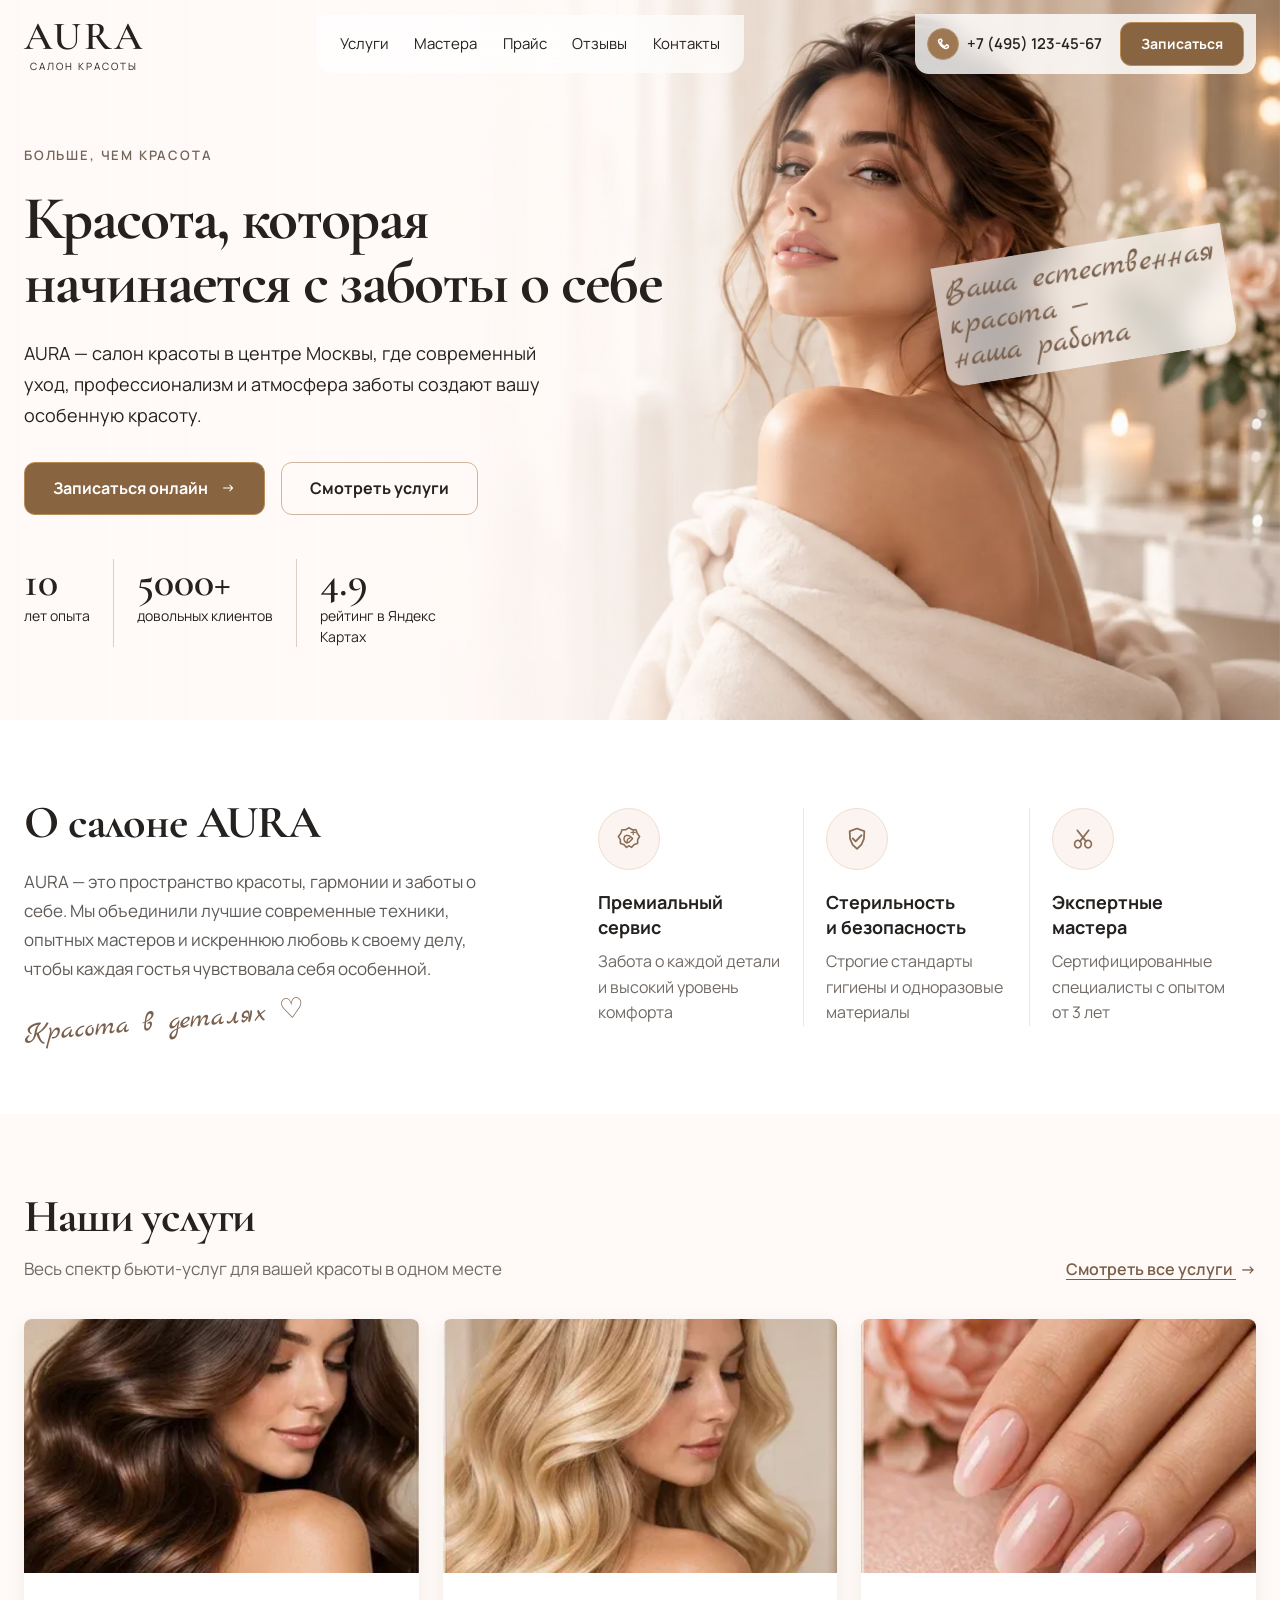
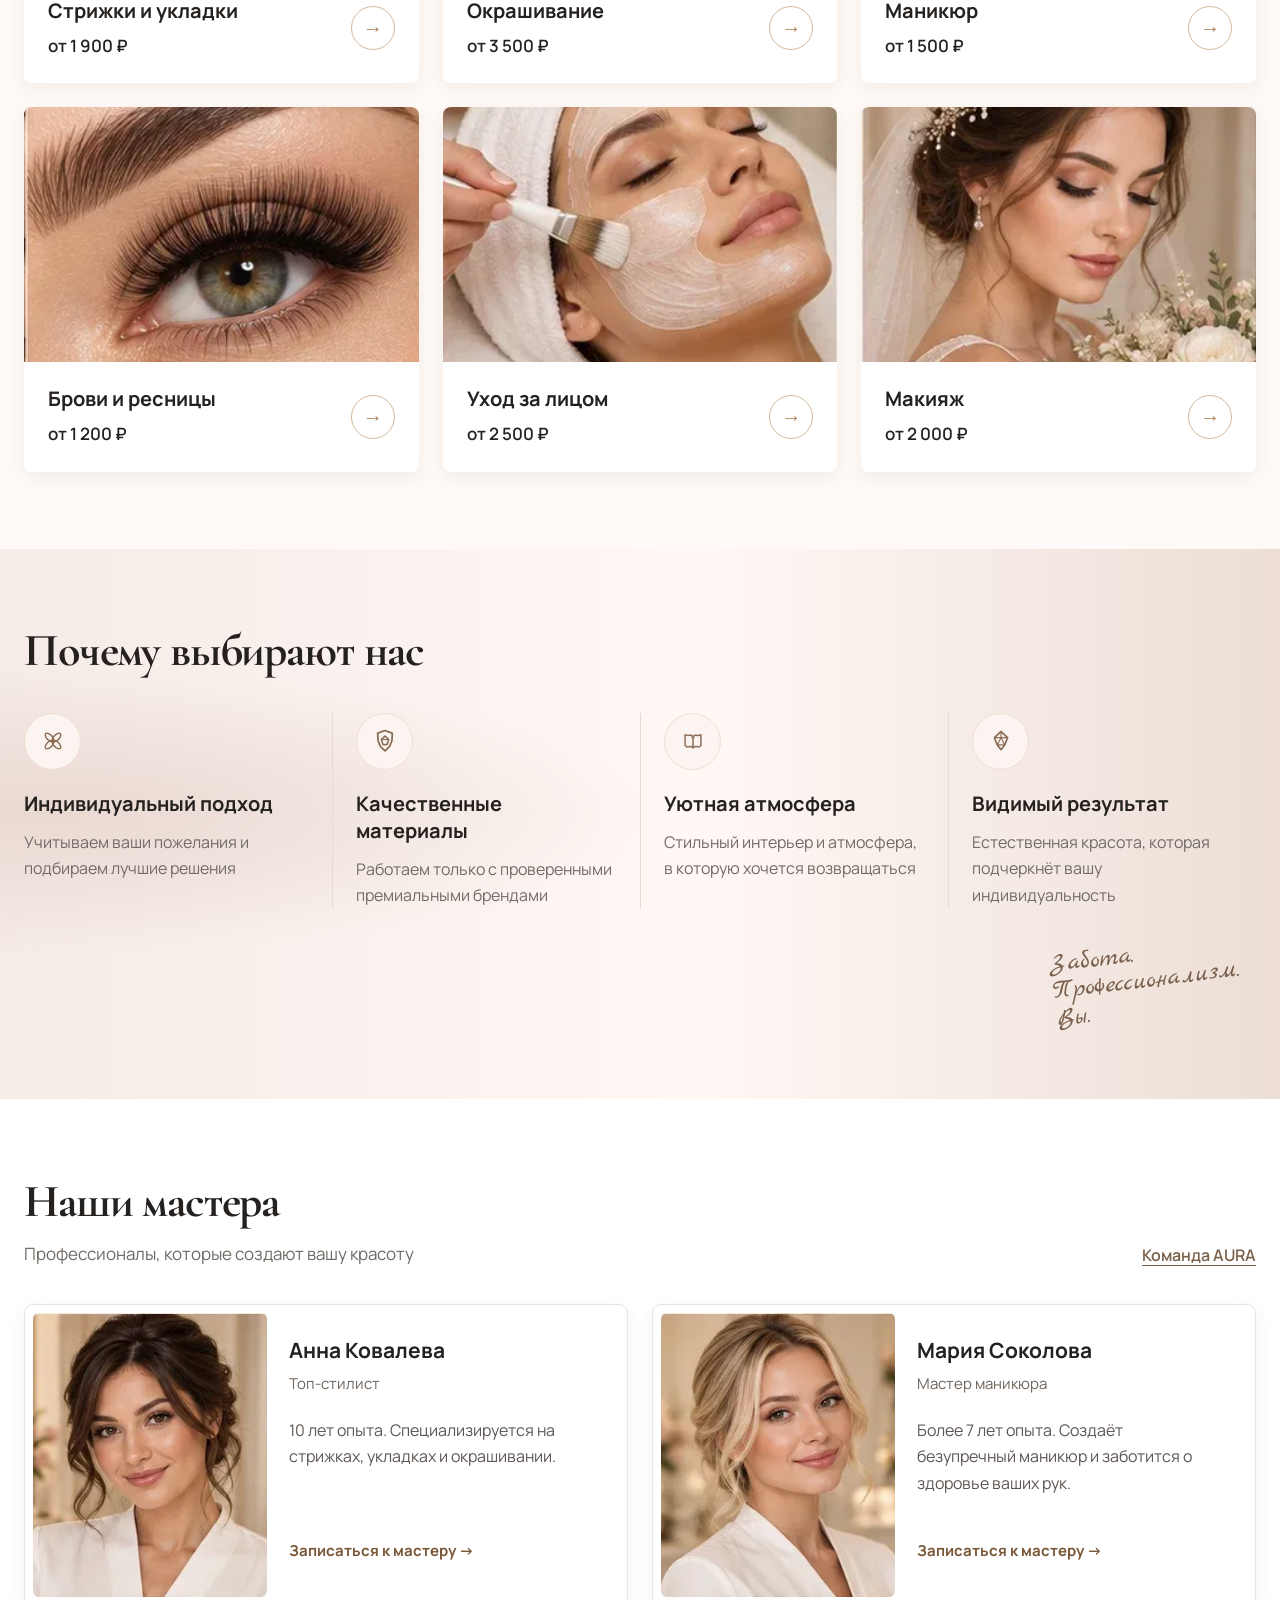
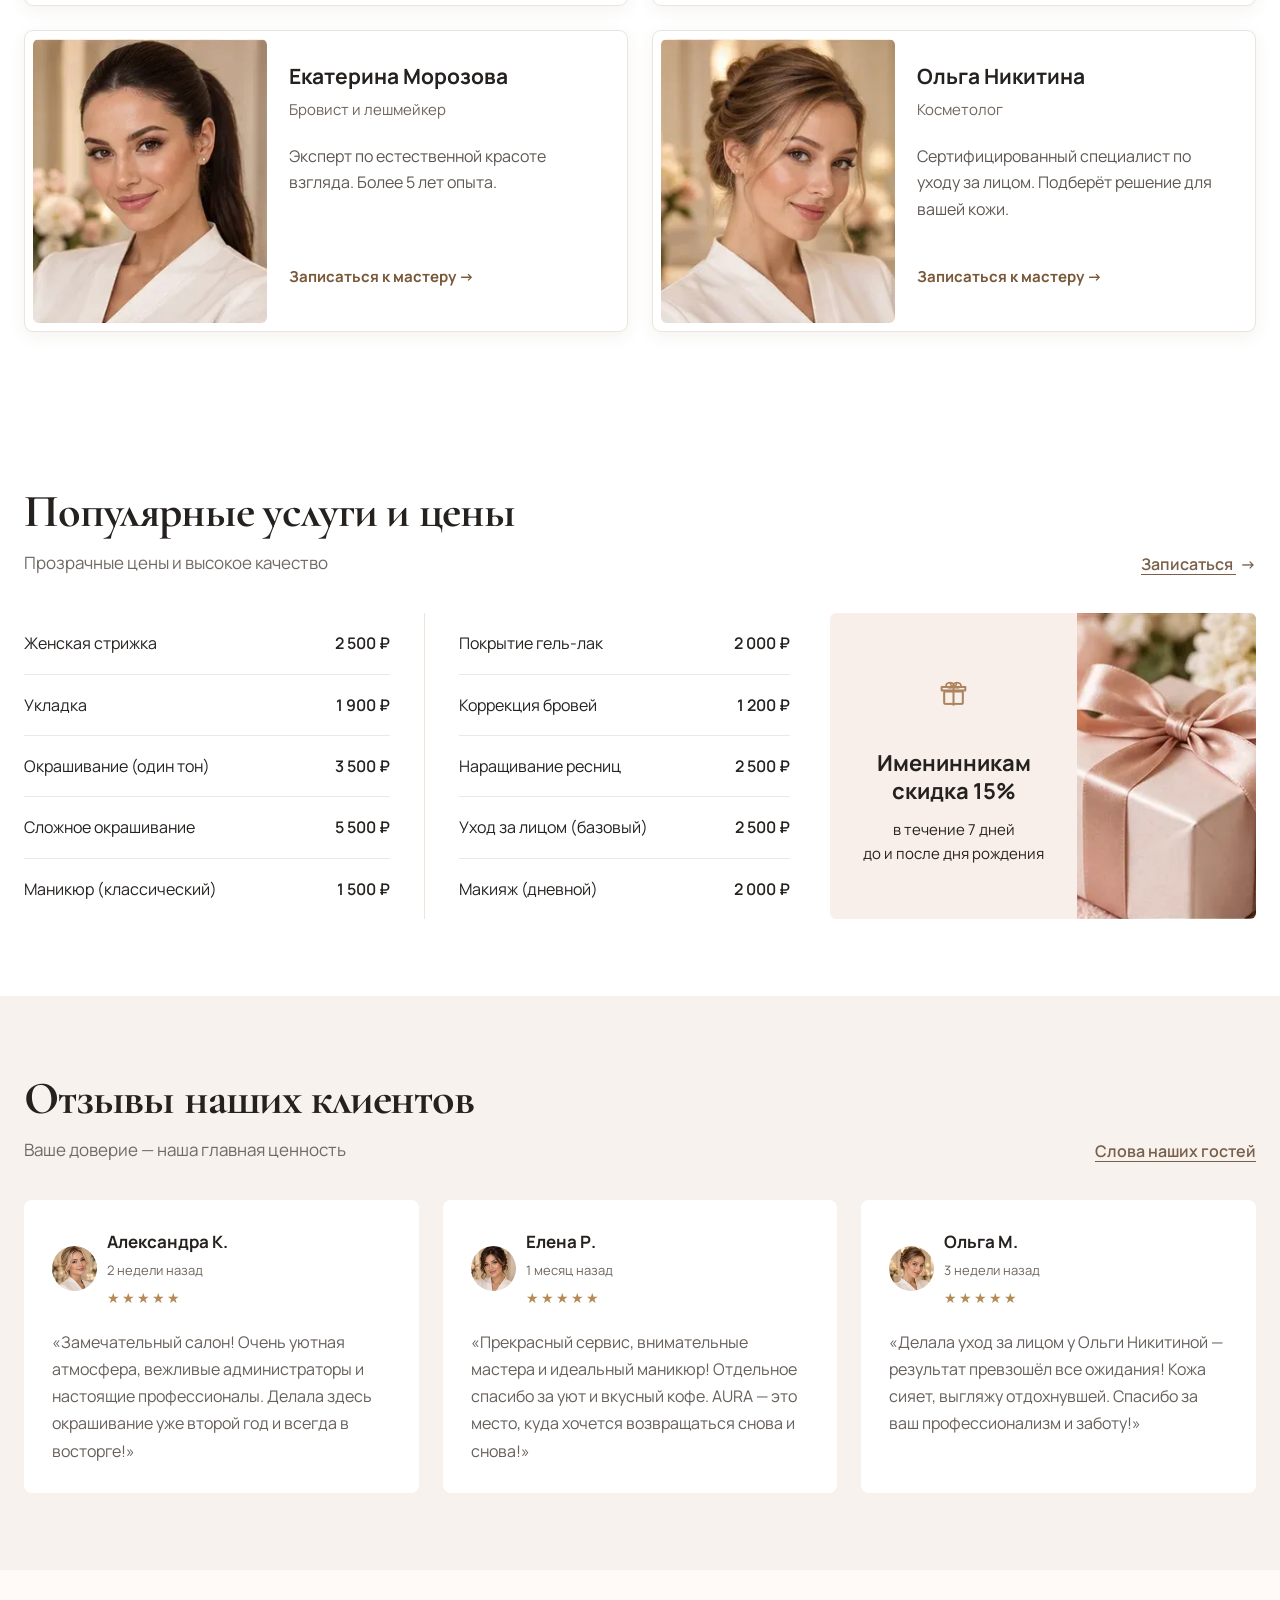
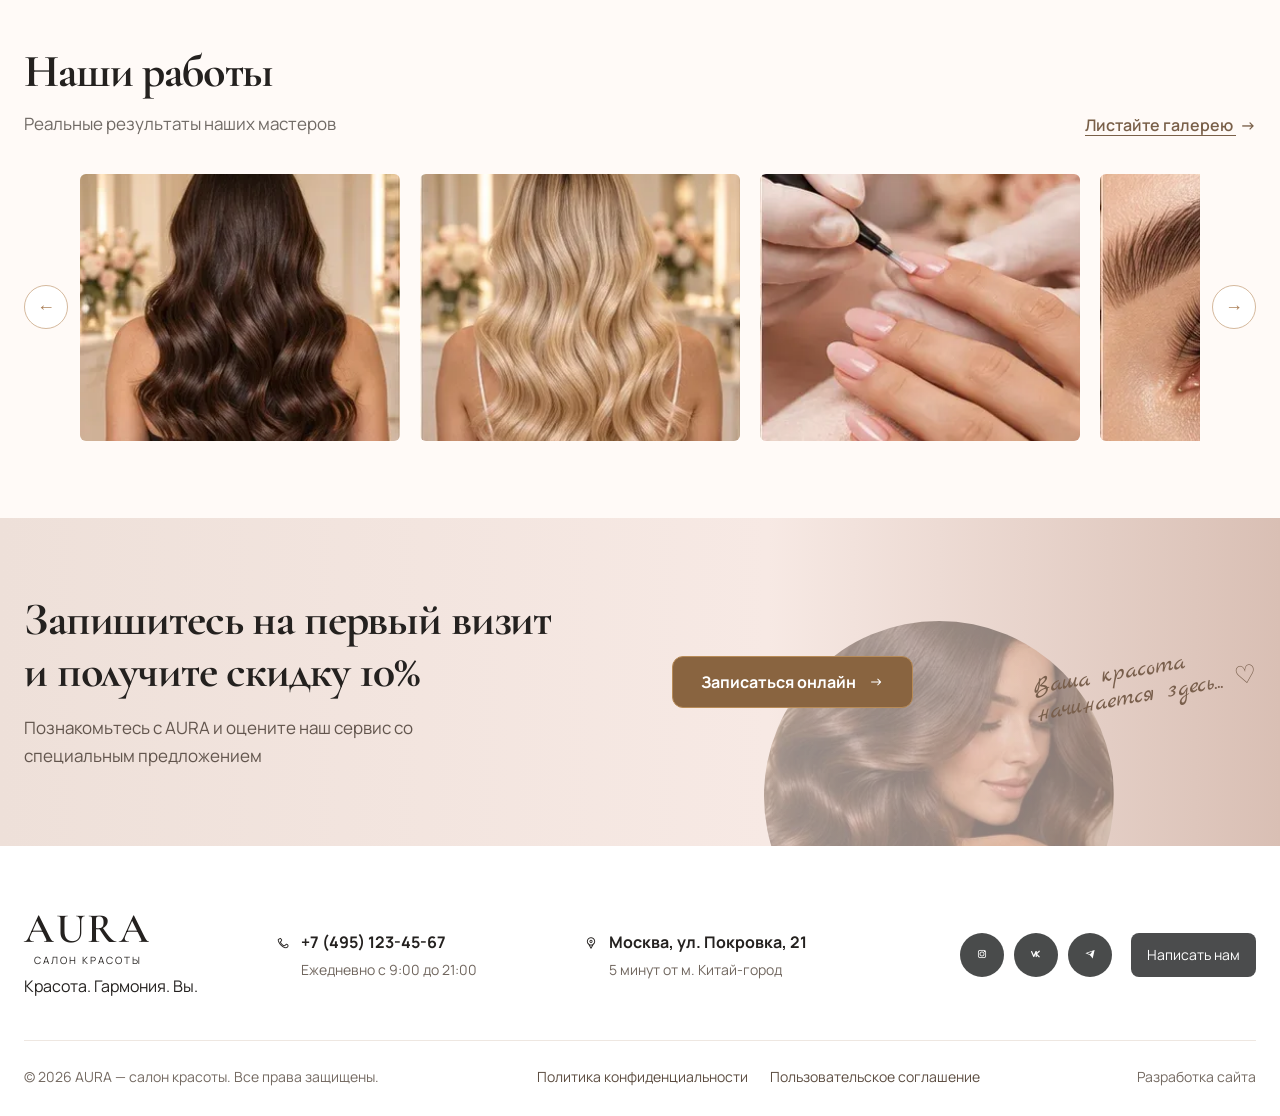
<file: index.html>
<!doctype html>
<html lang="ru">
	<head>
		<meta charset="UTF-8">
		<meta name="viewport" content="width=device-width, initial-scale=1.0">
		<link rel="preload" href="./assets/fonts/MarckScript-Regular.woff2" as="font" type="font/woff2" crossorigin="anonymous">
		<link rel="preload" href="./assets/fonts/Manrope-VariableFont_wght.woff2" as="font" type="font/woff2" crossorigin="anonymous">
		<link rel="preload" href="./assets/fonts/CormorantGaramond-VariableFont_wght.woff2" as="font" type="font/woff2" crossorigin="anonymous">
		<link rel="icon" type="image/svg+xml" href="./assets/img/favicon.svg">
		<meta name="keywords" content="салон красоты, услуги красоты, Москва, AURA">
		<meta name="description" content="AURA — салон красоты в центре Москвы. Стрижки, окрашивание, маникюр, уход за лицом и другие услуги в атмосфере заботы.">
		<title>AURA — салон красоты в Москве</title>
		<script type="module" crossorigin="" src="./js/index.min.js?v=1790769087939"></script>
		<link rel="modulepreload" crossorigin="" href="./js/main.min.js?v=1790769087939">
		<link rel="modulepreload" crossorigin="" href="./js/common.min.js?v=1790769087939">
		<link rel="stylesheet" crossorigin="" href="./css/main.min.css?v=1790769087939">
		<link rel="stylesheet" crossorigin="" href="./css/index.min.css?v=1790769087939">
	</head>
	<body>
		<div class="wrapper">
			<header data-fls-header="" class="header" id="top">
				<div class="header__container">
					<a class="header__logo logo" href="index.html" aria-label="AURA — на главную">
						<span class="logo__name">AURA</span>
						<span class="logo__caption">салон красоты</span>
					</a>
					<nav class="header__nav" id="primary-navigation" aria-label="Главная навигация">
						<a href="index.html#services">Услуги</a>
						<a href="index.html#team">Мастера</a>
						<a href="index.html#prices">Прайс</a>
						<a href="index.html#reviews">Отзывы</a>
						<a href="index.html#contacts">Контакты</a>
					</nav>
					<div class="header__actions">
						<a class="header__phone" href="tel:+74951234567" aria-label="Позвонить в AURA: +7 (495) 123-45-67">
							<span class="header__phone-icon --icon-phone" aria-hidden="true"></span>
							<span>+7 (495) 123-45-67</span>
						</a>
						<button class="button button--small" type="button" data-booking-open="">Записаться</button>
					</div>
					<button class="header__toggle" type="button" aria-label="Открыть меню" aria-controls="primary-navigation" aria-expanded="false">
						<span></span>
						<span></span>
						<span></span>
					</button>
				</div>
			</header>
			<main class="page">
				<div data-fls-index="" class="home">
					<section data-fls-hero="" class="hero" aria-labelledby="hero-title">
						<div class="hero__photo" aria-hidden="true">
							<picture>
								<source media="(max-width: 600px)" srcset="./assets/img/beautiful-woman-600.webp" type="image/webp">
								<source media="(max-width: 1200px)" srcset="./assets/img/beautiful-woman-1200.webp" type="image/webp">
								<img alt="" fetchpriority="high" src="./assets/img/beautiful-woman.webp">
							</picture>
						</div>
						<div class="hero__container">
							<div class="hero__content">
								<p class="eyebrow">Больше, чем красота</p>
								<h1 class="hero__title" id="hero-title">
									Красота, которая
									<br>
									начинается с заботы о себе
								</h1>
								<p class="hero__text">
									AURA — салон красоты в центре Москвы, где современный уход, профессионализм и атмосфера заботы создают вашу особенную красоту.
								</p>
								<div class="hero__actions">
									<button class="button --icon-arrow-right" type="button" data-booking-open="">Записаться онлайн</button>
									<a class="button button--outline" href="#services">Смотреть услуги</a>
								</div>
								<dl class="hero__stats">
									<div>
										<dt>10</dt>
										<dd>лет опыта</dd>
									</div>
									<div>
										<dt>5000+</dt>
										<dd>довольных клиентов</dd>
									</div>
									<div>
										<dt>4.9</dt>
										<dd>рейтинг в Яндекс Картах</dd>
									</div>
								</dl>
							</div>
							<p class="hero__note script">
								Ваша естественная
								<br>
								красота —
								<br>
								наша работа
							</p>
						</div>
					</section>
					<section data-fls-about="" class="about section" id="about" aria-labelledby="about-title">
						<div class="about__container">
							<div class="about__intro">
								<h2 class="section-title" id="about-title">О салоне AURA</h2>
								<p>
									AURA — это пространство красоты, гармонии и заботы о себе. Мы объединили лучшие современные техники, опытных мастеров и искреннюю любовь к своему делу, чтобы каждая гостья чувствовала себя особенной.
								</p>
								<span class="script">Красота в деталях ♡</span>
							</div>
							<div class="about__features">
								<article class="feature">
									<span class="feature__icon --icon-premium-service" aria-hidden="true"></span>
									<h3>Премиальный сервис</h3>
									<p>Забота о каждой детали и высокий уровень комфорта</p>
								</article>
								<article class="feature">
									<span class="feature__icon --icon-shield-check" aria-hidden="true"></span>
									<h3>
										Стерильность
										<br>
										и безопасность
									</h3>
									<p>Строгие стандарты гигиены и одноразовые материалы</p>
								</article>
								<article class="feature">
									<span class="feature__icon --icon-scissors" aria-hidden="true"></span>
									<h3>Экспертные мастера</h3>
									<p>Сертифицированные специалисты с опытом от 3 лет</p>
								</article>
							</div>
						</div>
					</section>
					<section data-fls-services="" class="services section" id="services" aria-labelledby="services-title">
						<div class="services__container">
							<div class="section-heading">
								<div>
									<h2 class="section-title" id="services-title">Наши услуги</h2>
									<p>Весь спектр бьюти-услуг для вашей красоты в одном месте</p>
								</div>
								<a class="text-link" href="#prices">
									Смотреть все услуги
									<span aria-hidden="true">→</span>
								</a>
							</div>
							<div class="services__grid">
								<article class="service-card">
									<picture>
										<img loading="lazy" alt="Укладка каштановых волос" src="./assets/img/service-hair.webp">
									</picture>
									<div class="service-card__body">
										<div>
											<h3>Стрижки и укладки</h3>
											<p>от 1 900 ₽</p>
										</div>
										<button type="button" class="circle-button" data-booking-open="" data-service="Стрижки и укладки" aria-label="Записаться на стрижку или укладку">→</button>
									</div>
								</article>
								<article class="service-card">
									<picture>
										<img loading="lazy" alt="Окрашенные светлые волосы" src="./assets/img/service-color.webp">
									</picture>
									<div class="service-card__body">
										<div>
											<h3>Окрашивание</h3>
											<p>от 3 500 ₽</p>
										</div>
										<button type="button" class="circle-button" data-booking-open="" data-service="Окрашивание" aria-label="Записаться на окрашивание">→</button>
									</div>
								</article>
								<article class="service-card">
									<picture>
										<img loading="lazy" alt="Нюдовый маникюр" src="./assets/img/service-nails.webp">
									</picture>
									<div class="service-card__body">
										<div>
											<h3>Маникюр</h3>
											<p>от 1 500 ₽</p>
										</div>
										<button type="button" class="circle-button" data-booking-open="" data-service="Маникюр" aria-label="Записаться на маникюр">→</button>
									</div>
								</article>
								<article class="service-card">
									<picture>
										<img loading="lazy" alt="Оформленные брови и ресницы" src="./assets/img/service-brows.webp">
									</picture>
									<div class="service-card__body">
										<div>
											<h3>Брови и ресницы</h3>
											<p>от 1 200 ₽</p>
										</div>
										<button type="button" class="circle-button" data-booking-open="" data-service="Брови и ресницы" aria-label="Записаться на оформление бровей и ресниц">→</button>
									</div>
								</article>
								<article class="service-card">
									<picture>
										<img loading="lazy" alt="Уход за кожей лица" src="./assets/img/service-face.webp">
									</picture>
									<div class="service-card__body">
										<div>
											<h3>Уход за лицом</h3>
											<p>от 2 500 ₽</p>
										</div>
										<button type="button" class="circle-button" data-booking-open="" data-service="Уход за лицом" aria-label="Записаться на уход за лицом">→</button>
									</div>
								</article>
								<article class="service-card">
									<picture>
										<img loading="lazy" alt="Профессиональный макияж" src="./assets/img/service-makeup.webp">
									</picture>
									<div class="service-card__body">
										<div>
											<h3>Макияж</h3>
											<p>от 2 000 ₽</p>
										</div>
										<button type="button" class="circle-button" data-booking-open="" data-service="Макияж" aria-label="Записаться на макияж">→</button>
									</div>
								</article>
							</div>
						</div>
					</section>
					<section data-fls-reasons="" class="reasons section" aria-labelledby="reasons-title">
						<div class="reasons__container">
							<h2 class="section-title" id="reasons-title">Почему выбирают нас</h2>
							<div class="reasons__grid">
								<article class="reason">
									<span class="reason__icon --icon-individual-approach" aria-hidden="true"></span>
									<h3>Индивидуальный подход</h3>
									<p>Учитываем ваши пожелания и подбираем лучшие решения</p>
								</article>
								<article class="reason">
									<span class="reason__icon --icon-shield-gem" aria-hidden="true"></span>
									<h3>Качественные материалы</h3>
									<p>Работаем только с проверенными премиальными брендами</p>
								</article>
								<article class="reason">
									<span class="reason__icon --icon-cozy-atmosphere" aria-hidden="true"></span>
									<h3>Уютная атмосфера</h3>
									<p>Стильный интерьер и атмосфера, в которую хочется возвращаться</p>
								</article>
								<article class="reason">
									<span class="reason__icon --icon-visible-result" aria-hidden="true"></span>
									<h3>Видимый результат</h3>
									<p>Естественная красота, которая подчеркнёт вашу индивидуальность</p>
								</article>
							</div>
							<p class="reasons__note script">
								Забота.
								<br>
								Профессионализм.
								<br>
								Вы.
							</p>
						</div>
					</section>
					<section data-fls-team="" class="team section" id="team" aria-labelledby="team-title">
						<div class="team__container">
							<div class="section-heading">
								<div>
									<h2 class="section-title" id="team-title">Наши мастера</h2>
									<p>Профессионалы, которые создают вашу красоту</p>
								</div>
								<span class="text-link">Команда AURA</span>
							</div>
							<div class="team__grid">
								<article class="master-card">
									<picture>
										<img loading="lazy" alt="Анна Ковалева" src="./assets/img/master-anna.webp">
									</picture>
									<div>
										<h3>Анна Ковалева</h3>
										<span>Топ-стилист</span>
										<p>10 лет опыта. Специализируется на стрижках, укладках и окрашивании.</p>
										<button type="button" data-booking-open="" data-service="Стрижки и укладки">Записаться к мастеру →</button>
									</div>
								</article>
								<article class="master-card">
									<picture>
										<img loading="lazy" alt="Мария Соколова" src="./assets/img/master-maria.webp">
									</picture>
									<div>
										<h3>Мария Соколова</h3>
										<span>Мастер маникюра</span>
										<p>
											Более 7 лет опыта. Создаёт безупречный маникюр и заботится о здоровье ваших рук.
										</p>
										<button type="button" data-booking-open="" data-service="Маникюр">Записаться к мастеру →</button>
									</div>
								</article>
								<article class="master-card">
									<picture>
										<img loading="lazy" alt="Екатерина Морозова" src="./assets/img/master-ekaterina.webp">
									</picture>
									<div>
										<h3>Екатерина Морозова</h3>
										<span>Бровист и лешмейкер</span>
										<p>Эксперт по естественной красоте взгляда. Более 5 лет опыта.</p>
										<button type="button" data-booking-open="" data-service="Брови и ресницы">Записаться к мастеру →</button>
									</div>
								</article>
								<article class="master-card">
									<picture>
										<img loading="lazy" alt="Ольга Никитина" src="./assets/img/master-olga.webp">
									</picture>
									<div>
										<h3>Ольга Никитина</h3>
										<span>Косметолог</span>
										<p>
											Сертифицированный специалист по уходу за лицом. Подберёт решение для вашей кожи.
										</p>
										<button type="button" data-booking-open="" data-service="Уход за лицом">Записаться к мастеру →</button>
									</div>
								</article>
							</div>
						</div>
					</section>
					<section data-fls-prices="" class="prices section" id="prices" aria-labelledby="prices-title">
						<div class="prices__container">
							<div class="section-heading">
								<div>
									<h2 class="section-title" id="prices-title">Популярные услуги и цены</h2>
									<p>Прозрачные цены и высокое качество</p>
								</div>
								<a class="text-link" href="#booking">
									Записаться
									<span aria-hidden="true">→</span>
								</a>
							</div>
							<div class="prices__layout">
								<div class="prices__lists">
									<ul class="price-list">
										<li>
											<span>Женская стрижка</span>
											<strong>2 500 ₽</strong>
										</li>
										<li>
											<span>Укладка</span>
											<strong>1 900 ₽</strong>
										</li>
										<li>
											<span>Окрашивание (один тон)</span>
											<strong>3 500 ₽</strong>
										</li>
										<li>
											<span>Сложное окрашивание</span>
											<strong>5 500 ₽</strong>
										</li>
										<li>
											<span>Маникюр (классический)</span>
											<strong>1 500 ₽</strong>
										</li>
									</ul>
									<ul class="price-list">
										<li>
											<span>Покрытие гель-лак</span>
											<strong>2 000 ₽</strong>
										</li>
										<li>
											<span>Коррекция бровей</span>
											<strong>1 200 ₽</strong>
										</li>
										<li>
											<span>Наращивание ресниц</span>
											<strong>2 500 ₽</strong>
										</li>
										<li>
											<span>Уход за лицом (базовый)</span>
											<strong>2 500 ₽</strong>
										</li>
										<li>
											<span>Макияж (дневной)</span>
											<strong>2 000 ₽</strong>
										</li>
									</ul>
								</div>
								<div class="prices__gift">
									<div class="prices__gift-copy">
										<span class="--icon-gift" aria-hidden="true"></span>
										<h3>
											Именинникам
											<br>
											скидка 15%
										</h3>
										<p>
											в течение 7 дней
											<br>
											до и после дня рождения
										</p>
									</div>
									<picture>
										<img loading="lazy" alt="Подарочная коробка с лентой" src="./assets/img/gift.webp">
									</picture>
								</div>
							</div>
						</div>
					</section>
					<section data-fls-reviews="" class="reviews section" id="reviews" aria-labelledby="reviews-title">
						<div class="reviews__container">
							<div class="section-heading">
								<div>
									<h2 class="section-title" id="reviews-title">Отзывы наших клиентов</h2>
									<p>Ваше доверие — наша главная ценность</p>
								</div>
								<span class="text-link">Слова наших гостей</span>
							</div>
							<div class="reviews__grid">
								<blockquote class="review">
									<div class="review__author">
										<picture>
											<img loading="lazy" alt="" src="./assets/img/master-maria.webp">
										</picture>
										<div>
											<strong>Александра К.</strong>
											<small>2 недели назад</small>
											<span aria-label="5 из 5 звёзд">★★★★★</span>
										</div>
									</div>
									<p>
										«Замечательный салон! Очень уютная атмосфера, вежливые администраторы и настоящие профессионалы. Делала здесь окрашивание уже второй год и всегда в восторге!»
									</p>
								</blockquote>
								<blockquote class="review">
									<div class="review__author">
										<picture>
											<img loading="lazy" alt="" src="./assets/img/master-anna.webp">
										</picture>
										<div>
											<strong>Елена Р.</strong>
											<small>1 месяц назад</small>
											<span aria-label="5 из 5 звёзд">★★★★★</span>
										</div>
									</div>
									<p>
										«Прекрасный сервис, внимательные мастера и идеальный маникюр! Отдельное спасибо за уют и вкусный кофе. AURA — это место, куда хочется возвращаться снова и снова!»
									</p>
								</blockquote>
								<blockquote class="review">
									<div class="review__author">
										<picture>
											<img loading="lazy" alt="" src="./assets/img/master-olga.webp">
										</picture>
										<div>
											<strong>Ольга М.</strong>
											<small>3 недели назад</small>
											<span aria-label="5 из 5 звёзд">★★★★★</span>
										</div>
									</div>
									<p>
										«Делала уход за лицом у Ольги Никитиной — результат превзошёл все ожидания! Кожа сияет, выгляжу отдохнувшей. Спасибо за ваш профессионализм и заботу!»
									</p>
								</blockquote>
							</div>
						</div>
					</section>
					<section data-fls-works="" class="works section" id="works" aria-labelledby="works-title">
						<div class="works__container">
							<div class="section-heading">
								<div>
									<h2 class="section-title" id="works-title">Наши работы</h2>
									<p>Реальные результаты наших мастеров</p>
								</div>
								<span class="text-link">
									Листайте галерею
									<span aria-hidden="true">→</span>
								</span>
							</div>
							<div class="works__gallery">
								<button class="circle-button works__arrow" type="button" data-gallery-prev="" aria-label="Предыдущие работы">←</button>
								<div class="works__viewport" data-gallery-viewport="" tabindex="0" aria-label="Галерея работ, прокрутка стрелками">
									<div class="works__track">
										<picture>
											<img loading="lazy" alt="Укладка каштановых волос" src="./assets/img/work-brunette.webp">
										</picture>
										<picture>
											<img loading="lazy" alt="Укладка светлых волос" src="./assets/img/work-blonde.webp">
										</picture>
										<picture>
											<img loading="lazy" alt="Нежный маникюр" src="./assets/img/work-nails.webp">
										</picture>
										<picture>
											<img loading="lazy" alt="Оформление бровей и ресниц" src="./assets/img/service-brows.webp">
										</picture>
										<picture>
											<img loading="lazy" alt="Вечерний макияж" src="./assets/img/service-makeup.webp">
										</picture>
										<picture>
											<img loading="lazy" alt="Вечерняя причёска" src="./assets/img/work-updo.webp">
										</picture>
										<picture>
											<img loading="lazy" alt="Процедура ухода за лицом" src="./assets/img/service-face.webp">
										</picture>
									</div>
								</div>
								<button class="circle-button works__arrow" type="button" data-gallery-next="" aria-label="Следующие работы">→</button>
							</div>
						</div>
					</section>
					<section data-fls-booking-banner="" class="booking-banner section" id="booking" aria-labelledby="booking-title">
						<div class="booking-banner__container">
							<div>
								<h2 class="section-title" id="booking-title">
									Запишитесь на первый визит
									<br>
									и получите скидку 10%
								</h2>
								<p>Познакомьтесь с AURA и оцените наш сервис со специальным предложением</p>
							</div>
							<button class="button --icon-arrow-right" type="button" data-booking-open="">Записаться онлайн</button>
							<span class="script">
								Ваша красота
								<br>
								начинается здесь... ♡
							</span>
						</div>
					</section>
					<dialog data-fls-booking-dialog="" class="booking-dialog" data-booking-dialog="" aria-labelledby="booking-dialog-title">
						<button class="booking-dialog__close" type="button" data-booking-close="" aria-label="Закрыть окно">×</button>
						<div class="booking-dialog__content">
							<p class="eyebrow">AURA · салон красоты</p>
							<h2 class="section-title" id="booking-dialog-title">Записаться на визит</h2>
							<p>Выберите услугу и удобную дату. Мы подготовим сообщение для записи.</p>
							<form class="booking-form" data-booking-form="">
								<label>
									Ваше имя
									<input name="name" type="text" autocomplete="name" required minlength="2" placeholder="Как к вам обращаться">
								</label>
								<label>
									Телефон
									<input name="phone" type="tel" autocomplete="tel" inputmode="tel" required pattern="[+0-9()\s-]{10,20}" placeholder="+7 (999) 123-45-67">
								</label>
								<label>
									Услуга
									<select name="service" required>
										<option value="">Выберите услугу</option>
										<option>Стрижки и укладки</option>
										<option>Окрашивание</option>
										<option>Маникюр</option>
										<option>Брови и ресницы</option>
										<option>Уход за лицом</option>
										<option>Макияж</option>
									</select>
								</label>
								<label>
									Удобная дата
									<input name="date" type="date" required>
								</label>
								<button class="button" type="submit">Продолжить запись →</button>
							</form>
							<div class="booking-dialog__success" data-booking-success="" hidden role="status">
								<span aria-hidden="true">♡</span>
								<h3>Заявка готова</h3>
								<p>Отправьте сообщение, чтобы мы могли подтвердить время вашего визита.</p>
								<a class="button" data-booking-sms="" href="sms:+74951234567">Отправить SMS →</a>
								<a class="booking-dialog__phone" href="tel:+74951234567">Или позвоните: +7 (495) 123-45-67</a>
							</div>
						</div>
					</dialog>
				</div>
			</main>
			<footer data-fls-footer="" class="footer" id="contacts">
				<div class="footer__container">
					<div class="footer__main">
						<div class="footer__brand">
							<a class="logo" href="#top" aria-label="AURA — наверх">
								<span class="logo__name">AURA</span>
								<span class="logo__caption">салон красоты</span>
							</a>
							<p>Красота. Гармония. Вы.</p>
						</div>
						<a class="footer__contact" href="tel:+74951234567">
							<span class="--icon-phone" aria-hidden="true"></span>
							<span>
								<strong>+7 (495) 123-45-67</strong>
								<small>Ежедневно с 9:00 до 21:00</small>
							</span>
						</a>
						<a class="footer__contact" href="https://yandex.ru/maps/?text=Москва%2C%20ул.%20Покровка%2C%2021" target="_blank" rel="noopener noreferrer">
							<span class="--icon-location" aria-hidden="true"></span>
							<span>
								<strong>Москва, ул. Покровка, 21</strong>
								<small>5 минут от м. Китай-город</small>
							</span>
						</a>
						<div class="footer__socials" aria-label="Социальные сети">
							<a href="https://www.instagram.com/" target="_blank" rel="noopener noreferrer" aria-label="Instagram" class="--icon-instagram"></a>
							<a href="https://vk.com/" target="_blank" rel="noopener noreferrer" aria-label="ВКонтакте" class="--icon-vk"></a>
							<a href="https://t.me/" target="_blank" rel="noopener noreferrer" aria-label="Telegram" class="--icon-telegram"></a>
							<button type="button" data-booking-open="">Написать нам</button>
						</div>
					</div>
					<div class="footer__bottom">
						<span>© 2026 AURA — салон красоты. Все права защищены.</span>
						<nav class="footer__legal" aria-label="Правовая информация">
							<a href="privacy.html">Политика конфиденциальности</a>
							<a href="agreement.html">Пользовательское соглашение</a>
						</nav>
						<span>Разработка сайта</span>
					</div>
				</div>
			</footer>
		</div>
	</body>
</html>
</file>
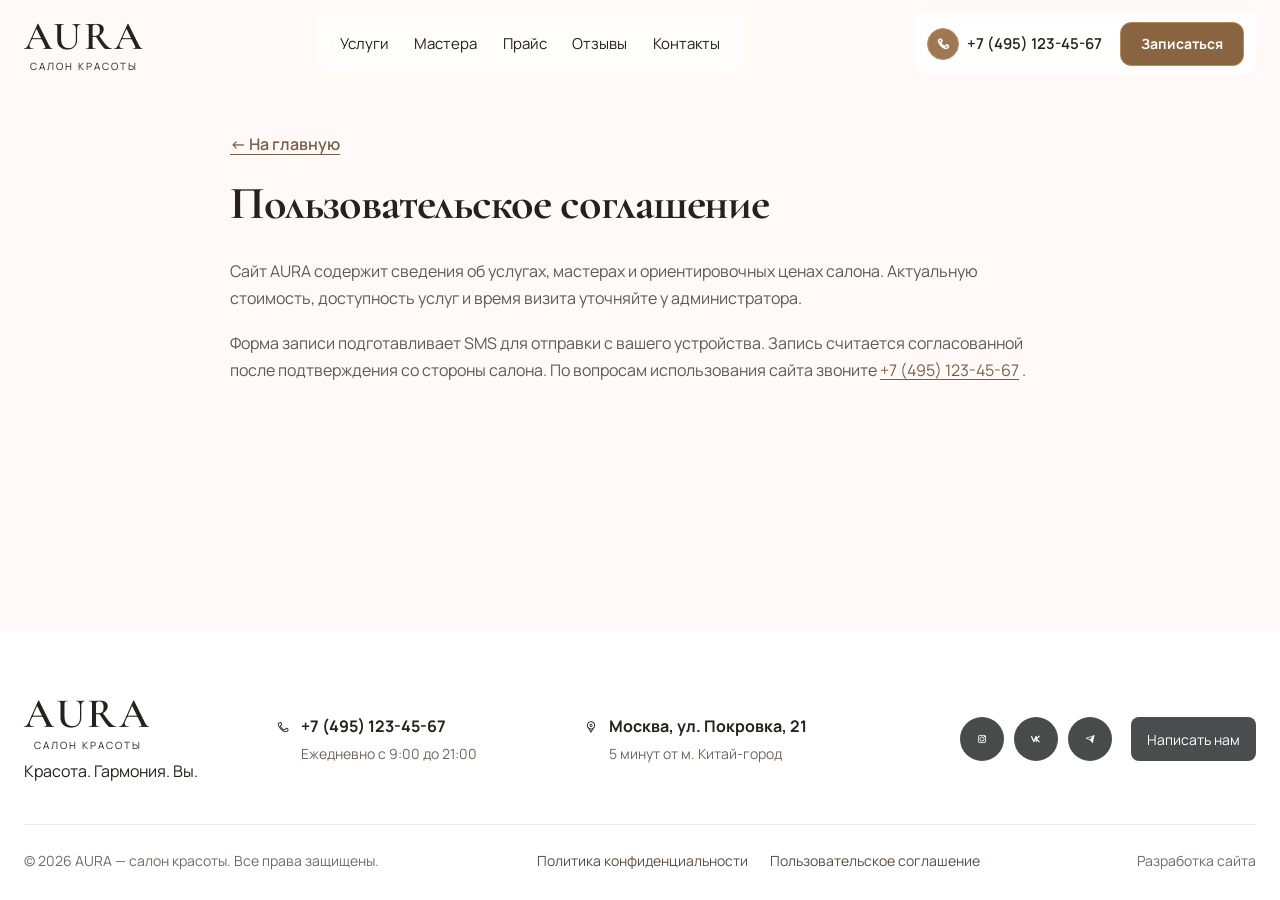
<file: agreement.html>
<!doctype html>
<html lang="ru">
	<head>
		<meta charset="UTF-8">
		<meta name="viewport" content="width=device-width, initial-scale=1.0">
		<link rel="preload" href="./assets/fonts/MarckScript-Regular.woff2" as="font" type="font/woff2" crossorigin="anonymous">
		<link rel="preload" href="./assets/fonts/Manrope-VariableFont_wght.woff2" as="font" type="font/woff2" crossorigin="anonymous">
		<link rel="preload" href="./assets/fonts/CormorantGaramond-VariableFont_wght.woff2" as="font" type="font/woff2" crossorigin="anonymous">
		<link rel="icon" type="image/svg+xml" href="./assets/img/favicon.svg">
		<meta name="description" content="Условия использования сайта салона красоты AURA.">
		<title>Пользовательское соглашение — AURA</title>
		<script type="module" crossorigin="" src="./js/main.min.js?v=1790769087939"></script>
		<link rel="modulepreload" crossorigin href="./js/common.min.js?v=1790769087939">
		<link rel="stylesheet" crossorigin="" href="./css/main.min.css?v=1790769087939">
		<link rel="stylesheet" crossorigin="" href="./css/legal-content.min.css?v=1790769087939">
	</head>
	<body>
		<div class="wrapper">
			<header data-fls-header="" class="header" id="top">
				<div class="header__container">
					<a class="header__logo logo" href="index.html" aria-label="AURA — на главную">
						<span class="logo__name">AURA</span>
						<span class="logo__caption">салон красоты</span>
					</a>
					<nav class="header__nav" id="primary-navigation" aria-label="Главная навигация">
						<a href="index.html#services">Услуги</a>
						<a href="index.html#team">Мастера</a>
						<a href="index.html#prices">Прайс</a>
						<a href="index.html#reviews">Отзывы</a>
						<a href="index.html#contacts">Контакты</a>
					</nav>
					<div class="header__actions">
						<a class="header__phone" href="tel:+74951234567" aria-label="Позвонить в AURA: +7 (495) 123-45-67">
							<span class="header__phone-icon --icon-phone" aria-hidden="true"></span>
							<span>+7 (495) 123-45-67</span>
						</a>
						<button class="button button--small" type="button" data-booking-open="">Записаться</button>
					</div>
					<button class="header__toggle" type="button" aria-label="Открыть меню" aria-controls="primary-navigation" aria-expanded="false">
						<span></span>
						<span></span>
						<span></span>
					</button>
				</div>
			</header>
			<main class="page">
				<section data-fls-agreement="" class="legal-content section" aria-labelledby="agreement-title">
					<div class="legal-content__container">
						<a class="text-link" href="index.html">← На главную</a>
						<h1 class="section-title" id="agreement-title">Пользовательское соглашение</h1>
						<p>
							Сайт AURA содержит сведения об услугах, мастерах и ориентировочных ценах салона. Актуальную стоимость, доступность услуг и время визита уточняйте у администратора.
						</p>
						<p>
							Форма записи подготавливает SMS для отправки с вашего устройства. Запись считается согласованной после подтверждения со стороны салона. По вопросам использования сайта звоните
							<a href="tel:+74951234567">+7 (495) 123-45-67</a>
							.
						</p>
					</div>
				</section>
				<dialog data-fls-booking-dialog="" class="booking-dialog" data-booking-dialog="" aria-labelledby="booking-dialog-title">
					<button class="booking-dialog__close" type="button" data-booking-close="" aria-label="Закрыть окно">×</button>
					<div class="booking-dialog__content">
						<p class="eyebrow">AURA · салон красоты</p>
						<h2 class="section-title" id="booking-dialog-title">Записаться на визит</h2>
						<p>Выберите услугу и удобную дату. Мы подготовим сообщение для записи.</p>
						<form class="booking-form" data-booking-form="">
							<label>
								Ваше имя
								<input name="name" type="text" autocomplete="name" required minlength="2" placeholder="Как к вам обращаться">
							</label>
							<label>
								Телефон
								<input name="phone" type="tel" autocomplete="tel" inputmode="tel" required pattern="[+0-9()\s-]{10,20}" placeholder="+7 (999) 123-45-67">
							</label>
							<label>
								Услуга
								<select name="service" required>
									<option value="">Выберите услугу</option>
									<option>Стрижки и укладки</option>
									<option>Окрашивание</option>
									<option>Маникюр</option>
									<option>Брови и ресницы</option>
									<option>Уход за лицом</option>
									<option>Макияж</option>
								</select>
							</label>
							<label>
								Удобная дата
								<input name="date" type="date" required>
							</label>
							<button class="button" type="submit">Продолжить запись →</button>
						</form>
						<div class="booking-dialog__success" data-booking-success="" hidden role="status">
							<span aria-hidden="true">♡</span>
							<h3>Заявка готова</h3>
							<p>Отправьте сообщение, чтобы мы могли подтвердить время вашего визита.</p>
							<a class="button" data-booking-sms="" href="sms:+74951234567">Отправить SMS →</a>
							<a class="booking-dialog__phone" href="tel:+74951234567">Или позвоните: +7 (495) 123-45-67</a>
						</div>
					</div>
				</dialog>
			</main>
			<footer data-fls-footer="" class="footer" id="contacts">
				<div class="footer__container">
					<div class="footer__main">
						<div class="footer__brand">
							<a class="logo" href="#top" aria-label="AURA — наверх">
								<span class="logo__name">AURA</span>
								<span class="logo__caption">салон красоты</span>
							</a>
							<p>Красота. Гармония. Вы.</p>
						</div>
						<a class="footer__contact" href="tel:+74951234567">
							<span class="--icon-phone" aria-hidden="true"></span>
							<span>
								<strong>+7 (495) 123-45-67</strong>
								<small>Ежедневно с 9:00 до 21:00</small>
							</span>
						</a>
						<a class="footer__contact" href="https://yandex.ru/maps/?text=Москва%2C%20ул.%20Покровка%2C%2021" target="_blank" rel="noopener noreferrer">
							<span class="--icon-location" aria-hidden="true"></span>
							<span>
								<strong>Москва, ул. Покровка, 21</strong>
								<small>5 минут от м. Китай-город</small>
							</span>
						</a>
						<div class="footer__socials" aria-label="Социальные сети">
							<a href="https://www.instagram.com/" target="_blank" rel="noopener noreferrer" aria-label="Instagram" class="--icon-instagram"></a>
							<a href="https://vk.com/" target="_blank" rel="noopener noreferrer" aria-label="ВКонтакте" class="--icon-vk"></a>
							<a href="https://t.me/" target="_blank" rel="noopener noreferrer" aria-label="Telegram" class="--icon-telegram"></a>
							<button type="button" data-booking-open="">Написать нам</button>
						</div>
					</div>
					<div class="footer__bottom">
						<span>© 2026 AURA — салон красоты. Все права защищены.</span>
						<nav class="footer__legal" aria-label="Правовая информация">
							<a href="privacy.html">Политика конфиденциальности</a>
							<a href="agreement.html">Пользовательское соглашение</a>
						</nav>
						<span>Разработка сайта</span>
					</div>
				</div>
			</footer>
		</div>
	</body>
</html>
</file>
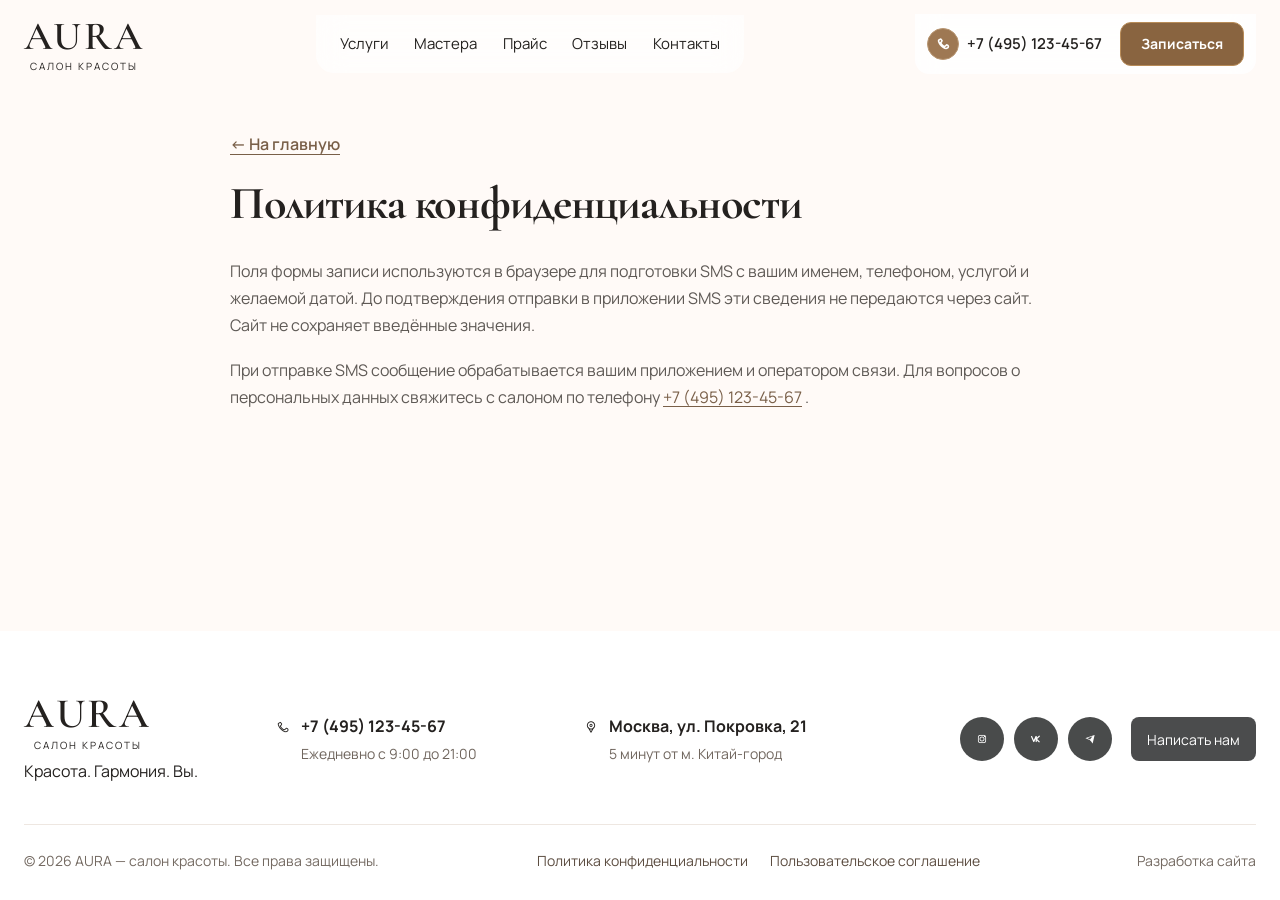
<file: privacy.html>
<!doctype html>
<html lang="ru">
	<head>
		<meta charset="UTF-8">
		<meta name="viewport" content="width=device-width, initial-scale=1.0">
		<link rel="preload" href="./assets/fonts/MarckScript-Regular.woff2" as="font" type="font/woff2" crossorigin="anonymous">
		<link rel="preload" href="./assets/fonts/Manrope-VariableFont_wght.woff2" as="font" type="font/woff2" crossorigin="anonymous">
		<link rel="preload" href="./assets/fonts/CormorantGaramond-VariableFont_wght.woff2" as="font" type="font/woff2" crossorigin="anonymous">
		<link rel="icon" type="image/svg+xml" href="./assets/img/favicon.svg">
		<meta name="description" content="Политика конфиденциальности сайта салона красоты AURA.">
		<title>Политика конфиденциальности — AURA</title>
		<script type="module" crossorigin="" src="./js/main.min.js?v=1790769087937"></script>
		<link rel="modulepreload" crossorigin href="./js/common.min.js?v=1790769087937">
		<link rel="stylesheet" crossorigin="" href="./css/main.min.css?v=1790769087937">
		<link rel="stylesheet" crossorigin="" href="./css/legal-content.min.css?v=1790769087937">
	</head>
	<body>
		<div class="wrapper">
			<header data-fls-header="" class="header" id="top">
				<div class="header__container">
					<a class="header__logo logo" href="index.html" aria-label="AURA — на главную">
						<span class="logo__name">AURA</span>
						<span class="logo__caption">салон красоты</span>
					</a>
					<nav class="header__nav" id="primary-navigation" aria-label="Главная навигация">
						<a href="index.html#services">Услуги</a>
						<a href="index.html#team">Мастера</a>
						<a href="index.html#prices">Прайс</a>
						<a href="index.html#reviews">Отзывы</a>
						<a href="index.html#contacts">Контакты</a>
					</nav>
					<div class="header__actions">
						<a class="header__phone" href="tel:+74951234567" aria-label="Позвонить в AURA: +7 (495) 123-45-67">
							<span class="header__phone-icon --icon-phone" aria-hidden="true"></span>
							<span>+7 (495) 123-45-67</span>
						</a>
						<button class="button button--small" type="button" data-booking-open="">Записаться</button>
					</div>
					<button class="header__toggle" type="button" aria-label="Открыть меню" aria-controls="primary-navigation" aria-expanded="false">
						<span></span>
						<span></span>
						<span></span>
					</button>
				</div>
			</header>
			<main class="page">
				<section data-fls-privacy="" class="legal-content section" aria-labelledby="privacy-title">
					<div class="legal-content__container">
						<a class="text-link" href="index.html">← На главную</a>
						<h1 class="section-title" id="privacy-title">Политика конфиденциальности</h1>
						<p>
							Поля формы записи используются в браузере для подготовки SMS с вашим именем, телефоном, услугой и желаемой датой. До подтверждения отправки в приложении SMS эти сведения не передаются через сайт. Сайт не сохраняет введённые значения.
						</p>
						<p>
							При отправке SMS сообщение обрабатывается вашим приложением и оператором связи. Для вопросов о персональных данных свяжитесь с салоном по телефону
							<a href="tel:+74951234567">+7 (495) 123-45-67</a>
							.
						</p>
					</div>
				</section>
				<dialog data-fls-booking-dialog="" class="booking-dialog" data-booking-dialog="" aria-labelledby="booking-dialog-title">
					<button class="booking-dialog__close" type="button" data-booking-close="" aria-label="Закрыть окно">×</button>
					<div class="booking-dialog__content">
						<p class="eyebrow">AURA · салон красоты</p>
						<h2 class="section-title" id="booking-dialog-title">Записаться на визит</h2>
						<p>Выберите услугу и удобную дату. Мы подготовим сообщение для записи.</p>
						<form class="booking-form" data-booking-form="">
							<label>
								Ваше имя
								<input name="name" type="text" autocomplete="name" required minlength="2" placeholder="Как к вам обращаться">
							</label>
							<label>
								Телефон
								<input name="phone" type="tel" autocomplete="tel" inputmode="tel" required pattern="[+0-9()\s-]{10,20}" placeholder="+7 (999) 123-45-67">
							</label>
							<label>
								Услуга
								<select name="service" required>
									<option value="">Выберите услугу</option>
									<option>Стрижки и укладки</option>
									<option>Окрашивание</option>
									<option>Маникюр</option>
									<option>Брови и ресницы</option>
									<option>Уход за лицом</option>
									<option>Макияж</option>
								</select>
							</label>
							<label>
								Удобная дата
								<input name="date" type="date" required>
							</label>
							<button class="button" type="submit">Продолжить запись →</button>
						</form>
						<div class="booking-dialog__success" data-booking-success="" hidden role="status">
							<span aria-hidden="true">♡</span>
							<h3>Заявка готова</h3>
							<p>Отправьте сообщение, чтобы мы могли подтвердить время вашего визита.</p>
							<a class="button" data-booking-sms="" href="sms:+74951234567">Отправить SMS →</a>
							<a class="booking-dialog__phone" href="tel:+74951234567">Или позвоните: +7 (495) 123-45-67</a>
						</div>
					</div>
				</dialog>
			</main>
			<footer data-fls-footer="" class="footer" id="contacts">
				<div class="footer__container">
					<div class="footer__main">
						<div class="footer__brand">
							<a class="logo" href="#top" aria-label="AURA — наверх">
								<span class="logo__name">AURA</span>
								<span class="logo__caption">салон красоты</span>
							</a>
							<p>Красота. Гармония. Вы.</p>
						</div>
						<a class="footer__contact" href="tel:+74951234567">
							<span class="--icon-phone" aria-hidden="true"></span>
							<span>
								<strong>+7 (495) 123-45-67</strong>
								<small>Ежедневно с 9:00 до 21:00</small>
							</span>
						</a>
						<a class="footer__contact" href="https://yandex.ru/maps/?text=Москва%2C%20ул.%20Покровка%2C%2021" target="_blank" rel="noopener noreferrer">
							<span class="--icon-location" aria-hidden="true"></span>
							<span>
								<strong>Москва, ул. Покровка, 21</strong>
								<small>5 минут от м. Китай-город</small>
							</span>
						</a>
						<div class="footer__socials" aria-label="Социальные сети">
							<a href="https://www.instagram.com/" target="_blank" rel="noopener noreferrer" aria-label="Instagram" class="--icon-instagram"></a>
							<a href="https://vk.com/" target="_blank" rel="noopener noreferrer" aria-label="ВКонтакте" class="--icon-vk"></a>
							<a href="https://t.me/" target="_blank" rel="noopener noreferrer" aria-label="Telegram" class="--icon-telegram"></a>
							<button type="button" data-booking-open="">Написать нам</button>
						</div>
					</div>
					<div class="footer__bottom">
						<span>© 2026 AURA — салон красоты. Все права защищены.</span>
						<nav class="footer__legal" aria-label="Правовая информация">
							<a href="privacy.html">Политика конфиденциальности</a>
							<a href="agreement.html">Пользовательское соглашение</a>
						</nav>
						<span>Разработка сайта</span>
					</div>
				</div>
			</footer>
		</div>
	</body>
</html>
</file>
<file: css/main.min.css>
*{padding:0;margin:0;border:0}*,:after,:before{box-sizing:border-box}:after,:before{display:inline-block}body,html{height:100%}body{line-height:1;scrollbar-gutter:stable;-ms-text-size-adjust:100%;-moz-text-size-adjust:100%;-webkit-text-size-adjust:100%;-webkit-font-smoothing:antialiased;-moz-osx-font-smoothing:grayscale}button,input,textarea{font-family:inherit;font-size:inherit;line-height:inherit;color:inherit;background-color:transparent}input,textarea{width:100%}label{display:inline-block}button,option,select{cursor:pointer}a{display:inline-block;color:inherit;text-decoration:none}li{list-style:none}img{max-width:100%;height:auto;vertical-align:middle}h1,h2,h3,h4,h5,h6{font-weight:inherit;font-size:inherit}address{font-style:normal}@font-face{font-family:MarckScript;font-display:swap;src:url(../assets/fonts/MarckScript-Regular.woff2) format("woff2");font-weight:400;font-style:normal}@font-face{font-family:Manrope;font-display:swap;src:url(../assets/fonts/Manrope-VariableFont_wght.woff2) format("woff2");font-weight:200 800;font-style:normal}@font-face{font-family:CormorantGaramond;font-display:swap;src:url(../assets/fonts/CormorantGaramond-VariableFont_wght.woff2) format("woff2");font-weight:300 700;font-style:normal}@font-face{font-family:iconfont;font-display:swap;src:url(../assets/fonts/iconfont.woff2?36a3751c5ef4f114daa35ecfdcffd997) format("woff2")}[class*="--icon-"]:before{font-family:iconfont}[class*="--icon-arrow-left"]:before{content:"\f101"}[class*="--icon-arrow-right"]:before{content:"\f102"}[class*="--icon-arrow-up-right"]:before{content:"\f103"}[class*="--icon-circle-arrow-left"]:before{content:"\f104"}[class*="--icon-circle-arrow-right"]:before{content:"\f105"}[class*="--icon-circle-arrow-up-right"]:before{content:"\f106"}[class*="--icon-cozy-atmosphere"]:before{content:"\f107"}[class*="--icon-curved-arrow"]:before{content:"\f108"}[class*="--icon-gift"]:before{content:"\f109"}[class*="--icon-heart"]:before{content:"\f10a"}[class*="--icon-individual-approach"]:before{content:"\f10b"}[class*="--icon-instagram"]:before{content:"\f10c"}[class*="--icon-location"]:before{content:"\f10d"}[class*="--icon-phone"]:before{content:"\f10e"}[class*="--icon-premium-service"]:before{content:"\f10f"}[class*="--icon-scissors"]:before{content:"\f110"}[class*="--icon-shield-check"]:before{content:"\f111"}[class*="--icon-shield-gem"]:before{content:"\f112"}[class*="--icon-star"]:before{content:"\f113"}[class*="--icon-telegram"]:before{content:"\f114"}[class*="--icon-visible-result"]:before{content:"\f115"}[class*="--icon-vk"]:before{content:"\f116"}:root{--font-family:"Manrope", sans-serif;--font-size:1rem;--main-color:#000;font-weight:500;--color-bg-main:#f8f4ef;--color-bg-secondary:#efe6dd;--color-bg-card-light:#fffcf8;--color-bg-promo:#decfc7;--color-accent-gold:#b88b57;--color-accent-hover:#a57848;--color-accent-light:#d8bea0;--color-text-main:#24211f;--color-text-secondary:#706a65;--color-text-inactive:#9b938c;--color-border:#e6ded6;--color-white:#fff}html{scroll-behavior:smooth;scroll-padding-top:5.5rem}body{min-width:20rem;background:#fffaf7;color:var(--color-text-main);font:400 1.0625rem/1.65 Manrope,sans-serif}body.dialog-open,body.menu-open{overflow:hidden}a,button,input,select{-webkit-tap-highlight-color:transparent}[tabindex]:focus-visible,a:focus-visible,button:focus-visible,input:focus-visible,select:focus-visible{outline:.125rem solid var(--color-accent-hover);outline-offset:.1875rem}img{display:block}[hidden]{display:none!important}.wrapper{min-height:100%;display:flex;flex-direction:column;overflow:clip}.wrapper>main{flex:1 1 auto;min-width:0}[class*=__container]{width:min(100% - 3rem,82.5rem);margin-inline:auto}.section{scroll-margin-top:6rem;padding-block:clamp(3.5rem,6vw,5.5rem)}.section-title{font:700 clamp(2.25rem,3.6vw,3.25rem)/1.12 CormorantGaramond,Georgia,serif;letter-spacing:-.025em}.section-heading{display:flex;align-items:end;justify-content:space-between;gap:1.75rem;margin-bottom:2.25rem}.section-heading p{margin-top:.75rem;max-width:60ch;color:var(--color-text-secondary);font-size:1.0625rem}.text-link{flex:none;color:#795f48;font-size:1rem;font-weight:600;text-decoration:underline;text-underline-offset:.25rem}.text-link span{display:inline-block;margin-left:.25rem;text-decoration:none}.text-link:hover{color:var(--color-accent-hover)}.script{font:400 1.75rem/1.05 MarckScript,cursive;color:#795f4c}.eyebrow{color:#716458;font-size:.8125rem;font-weight:600;letter-spacing:.14em;text-transform:uppercase}.button{display:inline-flex;align-items:center;justify-content:center;gap:.75rem;min-height:3.25rem;padding:.875rem 1.75rem;border:.0625rem solid var(--color-accent-gold);border-radius:.6875rem;background:#896440;color:#fff;font-size:1rem;font-weight:700;line-height:1.4;text-align:center;transition:background .2s,transform .2s,box-shadow .2s}.button:hover{background:#927047;transform:translateY(-.125rem);box-shadow:0 .5rem 1.375rem rgba(157,118,80,.224)}.button.--icon-arrow-right{flex-direction:row-reverse}.button.--icon-arrow-right:before{font-size:1rem;font-weight:400}.button--outline{background:transparent;color:var(--color-text-main);border-color:#cfb79f}.button--outline:hover{color:var(--color-text-main);background:#f4eae1;box-shadow:none}.button--small{min-height:2.75rem;padding:.625rem 1.25rem;font-size:.875rem}.circle-button{display:inline-grid;place-items:center;flex:none;width:2.75rem;height:2.75rem;border:.0625rem solid #d5b99d;border-radius:50%;background:#fff;color:#ad825b;font:1.125rem/1 Arial,sans-serif;transition:background .2s,color .2s,transform .2s}.circle-button:hover{background:#a98257;color:#fff;transform:translateX(.125rem)}.logo{display:inline-flex;flex-direction:column;width:max-content;align-items:center;line-height:1}.logo__name{font:600 2.5rem/.9 CormorantGaramond,Georgia,serif;letter-spacing:.06em}.logo__caption{margin-top:.4375rem;font-size:.625rem;letter-spacing:.2em;text-transform:uppercase}.header{position:absolute;inset:0 0 auto;z-index:20}.header__container{display:flex;align-items:center;justify-content:space-between;gap:1.25rem;min-height:5.5rem}.header__logo{position:relative;z-index:2;flex:none}.header__nav{display:flex;align-items:center;gap:clamp(.875rem,2vw,1.75rem);padding:1.0625rem 1.5rem;border-radius:0 0 1.125rem 1.125rem;background:hsla(0,0%,100%,.651);backdrop-filter:blur(.875rem)}.header__nav a{white-space:nowrap;font-size:.9375rem;transition:color .2s}.header__nav a:hover{color:var(--color-accent-hover)}.header__actions{display:flex;align-items:center;gap:1.125rem;padding:.5rem .75rem;border-radius:0 0 .875rem .875rem;background:hsla(0,0%,100%,.812);backdrop-filter:blur(.75rem)}.header__phone{display:inline-flex;align-items:center;gap:.5rem;white-space:nowrap;font-size:.9375rem;font-weight:600}.header__phone-icon{display:grid;flex:none;place-items:center;width:2rem;height:2rem;border:.0625rem solid #b89672;border-radius:50%;background:#9e7853;color:#fff;font-size:1rem;transition:background .2s,transform .2s}.header__phone:hover .header__phone-icon{background:#795a3f;transform:rotate(-12deg)}.header__toggle{display:none}.footer{padding:4rem 0 1.75rem;background:#fff}.footer__main{display:grid;grid-template-columns:.8fr 1fr 1.25fr auto;align-items:center;gap:1.75rem}.footer__brand .logo__name{font-size:2.625rem}.footer__brand p{margin-top:.5rem;font-size:1rem}.footer__contact{display:flex;align-items:start;gap:.625rem}.footer__contact>span:first-child{margin-top:.0625rem;font-size:1rem}.footer__contact strong{display:block;font-size:1rem;font-weight:700}.footer__contact small{display:block;margin-top:.1875rem;color:#70665e;font-size:.875rem}.footer__socials{display:flex;flex-wrap:wrap;align-items:center;gap:.625rem}.footer__socials a{display:grid;place-items:center;width:2.75rem;height:2.75rem;border-radius:50%;background:#494b4b;color:#fff;font-size:.875rem}.footer__socials a:hover{background:#a98257}.footer__socials button{margin-left:.5625rem;min-height:2.75rem;padding:.625rem 1rem;border-radius:.5rem;background:#4b4c4d;color:#fff;font-size:.875rem;white-space:nowrap}.footer__socials button:hover{background:#a98257}.footer__bottom{display:flex;justify-content:space-between;gap:1rem;margin-top:2.5rem;padding-top:1.5rem;border-top:.0625rem solid #eee7e1;color:#746a62;font-size:.875rem}.footer__bottom a{color:#5c4d41}.footer__legal{display:flex;flex-wrap:wrap;gap:.5rem 1.375rem}.footer__legal a:hover{color:#a98257;text-decoration:underline;text-underline-offset:.1875rem}.booking-dialog{position:fixed;inset:0;width:min(100% - 2rem,30rem);max-height:min(90dvh,51.25rem);margin:auto;padding:2.125rem;border:0;border-radius:1rem;background:#fffaf7;box-shadow:0 1.875rem 5rem rgba(47,34,29,.271);color:var(--color-text-main)}.booking-dialog::backdrop{background:rgba(45,33,26,.722);backdrop-filter:blur(.25rem)}.booking-dialog__close{position:absolute;top:.75rem;right:1.0625rem;width:2rem;height:2rem;font-size:1.875rem;line-height:1}.booking-dialog__content>p:not(.eyebrow){margin:.5625rem 0 1.125rem;color:#766d67;font-size:1rem}.booking-form{display:grid;gap:1.125rem}.booking-form label{display:grid;gap:.5rem;font-size:.9375rem;font-weight:600}.booking-form input,.booking-form select{width:100%;min-height:3rem;padding:.625rem .75rem;border:.0625rem solid #dfd0c5;border-radius:.5rem;background:#fff;color:#2f2925;font-size:1rem}.booking-form .button{margin-top:.25rem}.booking-form__notice{color:#80756f;font-size:.875rem;line-height:1.6}.booking-dialog__success{padding:1.125rem 0 0;text-align:center}.booking-dialog__success>span{color:#aa8158;font-size:2.9375rem}.booking-dialog__success h3{font:700 2.25rem/1.15 CormorantGaramond,Georgia,serif}.booking-dialog__success p{margin:.75rem 0 1.25rem;color:#635a55;font-size:1rem;line-height:1.5}.booking-dialog__phone{display:block;width:fit-content;margin:.875rem auto 0;color:#795f48;font-size:1rem;text-decoration:underline;text-underline-offset:.25rem}@media (max-width:78.125rem){.footer__main{grid-template-columns:repeat(2,1fr)}}@media (max-width:75rem){.header__actions .button{display:none}}@media (max-width:68.75rem){.header__nav{gap:.8125rem;padding-inline:1rem}.header__actions{gap:.625rem}}@media (max-width:62.5rem){.header{position:absolute}.header__container{min-height:4.25rem}.header__actions{margin-left:auto}.header__nav{position:fixed;inset:0 0 auto;display:flex;flex-direction:column;align-items:stretch;gap:0;min-height:100vh;min-height:100dvh;padding:5.625rem 1.75rem 2rem;border-radius:0;background:#fffaf7;opacity:0;visibility:hidden;transform:translateY(-.9375rem);transition:visibility .25s,transform .25s}.header__nav.is-open{opacity:1;visibility:visible;transform:none}.header__nav a{padding:.9375rem 0;border-bottom:.0625rem solid #e7ddd3;font:700 1.875rem/1.3 CormorantGaramond,Georgia,serif}.header__toggle{position:relative;z-index:2;display:grid;align-content:center;gap:.3125rem;width:2.75rem;flex:0 0 2.75rem;height:2.75rem;padding:.375rem;border-radius:.5625rem;background:hsla(0,0%,100%,.851);backdrop-filter:blur(.625rem)}.header__toggle span{display:block;width:100%;height:.125rem;background:#332c29;transition:transform .2s,opacity .2s}.header__toggle[aria-expanded=true] span:first-child{transform:translateY(.4375rem) rotate(45deg)}.header__toggle[aria-expanded=true] span:nth-child(2){opacity:0}.header__toggle[aria-expanded=true] span:nth-child(3){transform:translateY(-.4375rem) rotate(-45deg)}}@media (max-width:42.5rem){[class*=__container]{width:min(100% - 2rem,82.5rem)}.section-heading{align-items:start}.section-title{font-size:clamp(2.125rem,7.8vw,2.625rem)}}@media (max-width:37.5rem) and (prefers-reduced-motion:no-preference){html.motion-ready [data-reveal]{transform:translate3d(0,.75rem,0);transition-duration:.55s}html.motion-ready [data-reveal].is-visible{transform:none}}@media (max-width:37.5rem){.section-heading{flex-direction:column;gap:1rem;margin-bottom:1.75rem}.section-heading .text-link{text-align:left}.footer__main{grid-template-columns:1fr;gap:1.75rem}.footer__bottom{flex-wrap:wrap}.booking-dialog{padding:1.75rem 1.25rem}}@media (max-width:30rem){.header__phone>span:last-child{display:none}.header__phone-icon{width:2.375rem;height:2.75rem;font-size:1.125rem}}@media (prefers-reduced-motion:no-preference){html.motion-ready [data-reveal]{opacity:0;transform:translate3d(0,1.25rem,0);transition:opacity .7s ease,transform .7s cubic-bezier(.22,1,.36,1);transition-delay:var(--reveal-delay,0s)}html.motion-ready [data-reveal].is-visible{opacity:1;transform:none}html.motion-ready .hero__photo img{animation:hero-arrive 1.5s cubic-bezier(.22,1,.36,1) both}@keyframes hero-arrive{0%{opacity:.75;transform:scale(1.035)}to{opacity:1;transform:scale(1)}}}@media (prefers-reduced-motion:reduce){*,:after,:before{scroll-behavior:auto!important;animation-duration:.01ms!important;transition-duration:.01ms!important}}
</file>
<file: css/index.min.css>
.home,.works{background:#fffaf7}.works__gallery{display:grid;grid-template-columns:2.75rem minmax(0,1fr) 2.75rem;align-items:center;gap:.75rem}.works__viewport{min-width:0;overflow-x:auto;scroll-behavior:smooth;scrollbar-width:none}.works__viewport::-webkit-scrollbar{display:none}.works__track{display:flex;gap:1.25rem;width:max-content}.works__track img{width:clamp(13.75rem,25vw,20rem);aspect-ratio:1.2;border-radius:.375rem;object-fit:cover}.works__arrow{width:2.75rem;height:2.75rem}.team{background:#fff}.team__grid{display:grid;grid-template-columns:repeat(2,minmax(0,1fr));gap:1.5rem}.master-card{display:grid;grid-template-columns:40% minmax(0,1fr);min-width:0;min-height:18.75rem;padding:.5rem;border:.0625rem solid #ece5df;border-radius:.5625rem;background:#fff;box-shadow:0 .3125rem 1.0625rem rgba(81,57,32,.063)}.master-card>img,.master-card>picture{width:100%;height:100%;min-height:17.75rem;border-radius:.375rem;object-fit:cover}.master-card>div{display:flex;flex-direction:column;padding:1.5rem 1.375rem}.master-card h3{font-size:1.3125rem;font-weight:700;line-height:1.3}.master-card span{margin-top:.5rem;color:#70665d;font-size:.9375rem}.master-card p{margin:1.25rem 0 1.5rem;color:#5e5753;font-size:1rem;line-height:1.65}.master-card button{align-self:start;min-height:2.75rem;margin-top:auto;color:#795737;font-size:.9375rem;font-weight:700;text-align:left}.master-card button:hover{text-decoration:underline}.master-card>picture img{width:100%;height:100%;border-radius:inherit;object-fit:cover;object-position:center 25%}.services{background:#fffaf7}.services__grid{display:grid;grid-template-columns:repeat(3,minmax(0,1fr));gap:1.5rem}.service-card{min-width:0;overflow:hidden;border-radius:.5rem;background:#fff;box-shadow:0 .3125rem 1.125rem rgba(95,70,49,.078)}.service-card>img,.service-card>picture img{width:100%;aspect-ratio:1.55;object-fit:cover}.service-card__body{display:flex;align-items:center;justify-content:space-between;gap:1rem;min-height:6.875rem;padding:1.375rem 1.5rem}.service-card h3{font-size:1.25rem;font-weight:700;line-height:1.35}.service-card p{margin-top:.5rem;font-size:1.0625rem;font-weight:600}.service-card .circle-button{width:2.75rem;height:2.75rem;font-size:1.25rem}.reviews{background:#f7f2ee}.reviews__grid{display:grid;grid-template-columns:repeat(3,minmax(0,1fr));gap:1.5rem}.review{padding:1.75rem;border-radius:.5rem;background:#fff}.review__author{display:flex;align-items:center;gap:.625rem}.review__author img{width:2.8125rem;height:2.8125rem;border-radius:50%;object-fit:cover}.review__author div{display:grid;grid-template-columns:1fr;gap:.25rem;align-items:center}.review__author strong{font-size:1.0625rem;font-weight:700}.review__author small{color:#70665e;font-size:.8125rem}.review__author span{grid-column:1/-1;color:#b48a56;font-size:.875rem;letter-spacing:.125rem}.review p{margin-top:1.25rem;color:#665f5a;font-size:1rem;line-height:1.7}.reason__icon{display:grid;place-items:center;width:3.5625rem;height:3.5625rem;margin-bottom:1.25rem;border:.0625rem solid #f0ded0;border-radius:50%;background:#fbf4f0;color:#8a6c55;font-size:1.875rem}.reason h3{font-size:1.25rem;font-weight:700;line-height:1.35}.reason p{margin-top:.75rem;color:#716b66;font-size:1rem;line-height:1.65}.reasons{position:relative;overflow:hidden;background:radial-gradient(ellipse at 3% 48%,#e9d9d1 0,transparent 35%),linear-gradient(90deg,#f5ebe7,#fff8f5 55%,#ecded6)}.reasons__container{display:grid;grid-template-columns:1fr;align-items:center;column-gap:clamp(.75rem,2.5vw,2rem)}.reasons__container>.section-title{grid-column:1/-1}.reasons__grid{display:grid;grid-column:1;grid-template-columns:repeat(4,minmax(0,1fr));gap:0;min-width:0;margin-top:2.25rem}.reason{padding:0 1.4375rem;border-left:.0625rem solid #e7dad2}.reason:first-child{padding-left:0;border:0}.reasons__note{grid-column:1;grid-row:auto;justify-self:end;margin:2rem 1rem 0;transform:rotate(-7deg);font-size:clamp(1.25rem,2.2vw,1.625rem)}.prices{background:#fff}.prices__layout{display:grid;grid-template-columns:minmax(0,1.8fr) minmax(0,1fr);gap:2.5rem;align-items:stretch}.prices__lists{display:grid;grid-template-columns:1fr 1fr;gap:2.125rem}.price-list+.price-list{border-left:.0625rem solid #eee4dc;padding-left:2.125rem}.price-list li{display:flex;justify-content:space-between;gap:.75rem;padding:1.0625rem 0;border-bottom:.0625rem solid #eee8e2;font-size:1rem}.price-list li:last-child{border-bottom:0}.price-list strong{white-space:nowrap;font-weight:600}.prices__gift{display:grid;grid-template-columns:1fr 42%;min-height:18.125rem;overflow:hidden;border-radius:.375rem;background:#f8efea}.prices__gift-copy{display:flex;flex-direction:column;align-items:center;justify-content:center;padding:1.5rem 1rem;text-align:center}.prices__gift-copy>span{color:#ad835d;font-size:2.3125rem}.prices__gift h3{margin:1rem 0 .75rem;font-size:1.375rem;font-weight:700;line-height:1.3}.prices__gift p{font-size:.9375rem;line-height:1.6}.prices__gift img{width:100%;height:100%;object-fit:cover}.hero{position:relative;min-height:45rem;overflow:hidden;background:#ead9d0}.hero:after{z-index:0;content:"";background:linear-gradient(90deg,#fffaf8,rgba(255,250,248,.961) 33%,rgba(255,250,248,.604) 49%,transparent 67%);pointer-events:none}.hero:after,.hero__photo{position:absolute;inset:0}.hero__photo img{width:100%;height:100%;object-fit:cover;object-position:center 33%}.hero__container{position:relative;z-index:1;display:flex;align-items:center;min-height:45rem;padding-top:8.5rem;padding-bottom:4rem}.hero__content,.hero__title{max-width:43.75rem}.hero__title{margin:1.25rem 0 1.5rem;font:700 clamp(3rem,4.8vw,4.5rem)/1.04 CormorantGaramond,Georgia,serif;letter-spacing:-.027em}.hero__text{max-width:33.125rem;font-size:1.125rem;line-height:1.7}.hero__actions{display:flex;flex-wrap:wrap;gap:1rem;margin-top:2rem}.hero__stats{display:flex;gap:0;margin-top:2.75rem}.hero__stats div{padding:0 1.4375rem;border-right:.0625rem solid #dbcfc6}.hero__stats div:first-child{padding-left:0}.hero__stats div:last-child{border:0}.hero__stats dt{font:600 2.625rem/1.1 CormorantGaramond,Georgia,serif}.hero__stats dd{max-width:9.0625rem;font-size:.875rem;line-height:1.5}.hero__note{position:absolute;top:34%;right:2%;transform:rotate(-9deg);font-size:2rem;padding:.625rem;background:hsla(0,0%,100%,.651);backdrop-filter:blur(.875rem);border-radius:0 0 1.125rem 1.125rem}.booking-banner{position:relative;overflow:hidden;background:linear-gradient(90deg,#eee0d9,#f7e9e4 60%,#d9bfb4)}.booking-banner:after{position:absolute;right:13%;bottom:-7.8125rem;width:21.875rem;height:21.875rem;border-radius:50%;background:url(../assets/img/service-hair.webp) 50%/cover;content:"";opacity:.4}.booking-banner__container{position:relative;z-index:1;display:flex;align-items:center;justify-content:space-between;gap:1.5625rem}.booking-banner p{margin-top:1rem;color:#62554d;font-size:1.0625rem;max-width:50ch}.booking-banner .script{transform:rotate(-10deg);font-size:1.5625rem}.about{position:relative;background:#fff}.about__container{display:grid;grid-template-columns:1fr 1.35fr;gap:3rem;align-items:center}.about__intro p{max-width:29.6875rem;margin:1.25rem 0 1.5rem;color:#5f5a56;font-size:1.0625rem;line-height:1.7}.about__intro .script{display:inline-block;transform:rotate(-5deg)}.about__features{display:grid;grid-template-columns:repeat(3,minmax(0,1fr))}.feature{padding:0 1.375rem;border-left:.0625rem solid #eee6df}.feature:first-child{border-left:0}.feature__icon{display:grid;place-items:center;width:3.875rem;height:3.875rem;margin-bottom:1.25rem;border:.0625rem solid #f0ded0;border-radius:50%;background:#fbf4f0;color:#8a6c55;font-size:1.875rem}.feature h3{font-size:1.125rem;font-weight:700;line-height:1.35}.feature p{margin-top:.625rem;color:#716b66;font-size:1rem;line-height:1.6}@media (max-width:68.75rem){.prices__layout{grid-template-columns:1fr}.prices__gift{max-width:33.75rem}.booking-banner .script{display:none}.about__container{grid-template-columns:1fr;gap:2.25rem}}@media (max-width:62.5rem){.team__grid{grid-template-columns:repeat(2,minmax(0,1fr))}.master-card{grid-template-columns:1fr}.master-card>img,.master-card>picture{height:auto;min-height:0;aspect-ratio:1.25;object-position:center 25%}.reasons__container,.reviews__grid{grid-template-columns:1fr}.reasons__grid{grid-template-columns:repeat(2,minmax(0,1fr));gap:2rem 0}.reason:nth-child(3){padding-left:0;border:0}.reasons__note{grid-column:1;grid-row:auto;justify-self:end;margin:.75rem .9375rem 0 0}.hero__photo img{object-position:60% center}.hero__note{display:none}}@media (max-width:56.25rem){.services__grid{grid-template-columns:repeat(2,minmax(0,1fr))}.booking-banner__container{flex-direction:column;align-items:start}.booking-banner .section-title{font-size:2.25rem}.booking-banner:after{right:-6.25rem;bottom:-8.125rem;opacity:.18}.booking-banner p{max-width:50ch}}@media (max-width:50rem){.about__container{grid-template-columns:1fr}.about__features{gap:0}}@media (max-width:45rem){.hero{min-height:0;background:#fffaf8}.hero__photo{inset:0 0 auto;height:25.9375rem}.hero__photo img{object-position:63% 25%}.hero:after{bottom:auto;height:25.9375rem;background:linear-gradient(180deg,transparent 15%,rgba(255,250,248,.251) 40%,rgba(255,250,248,.851) 72%,#fffaf8)}.hero__container{min-height:0;align-items:end;padding-top:18.75rem;padding-bottom:3.5rem}.hero__content{max-width:100%}.hero__title{font-size:clamp(2.625rem,8.5vw,3.625rem)}.hero__text{font-size:1.0625rem}.hero__stats{margin-top:1.5rem}}@media (max-width:37.5rem){.works__gallery{grid-template-columns:minmax(0,1fr);gap:0}.works__arrow{display:none}.works__track{gap:1rem}.master-card,.team__grid{grid-template-columns:1fr}.master-card{min-height:0}.master-card>img,.master-card>picture{min-height:0;height:auto;aspect-ratio:1.25;object-position:center 25%}.master-card h3{font-size:1.3125rem}.master-card button,.master-card p,.master-card span{font-size:1rem}.services__grid{grid-template-columns:1fr;gap:1.25rem}.service-card>img,.service-card>picture img{aspect-ratio:1.6}.service-card__body{min-height:6.25rem}.service-card h3,.service-card p{font-size:1.125rem}.service-card .circle-button{width:2.75rem;height:2.75rem}.reasons__note{display:none}.reasons__grid{grid-template-columns:1fr;gap:1.75rem}.reason{display:grid;grid-template-columns:4rem minmax(0,1fr);gap:0 1rem;padding:0;border:0}.reason__icon{grid-row:span 2;margin:0}.prices__lists{grid-template-columns:1fr;gap:0}.price-list+.price-list{padding-left:0;border-left:0}.price-list li{font-size:1rem}.about__features{grid-template-columns:1fr;gap:1.75rem}.feature{display:grid;grid-template-columns:3.4375rem 1fr;gap:0 .8125rem;padding:0;border:0}.feature__icon{grid-row:span 2;width:3.125rem;height:3.125rem;margin:0;font-size:1.5625rem}.feature h3{align-self:end}}@media (max-width:30rem){.hero__container{min-height:0;padding-top:18.75rem}.hero__actions{gap:.75rem}.hero__actions .button{flex:1 1 100%;padding-inline:.625rem;font-size:1rem}.hero__stats{justify-content:space-between}.hero__stats div{padding:0 .5rem}.hero__stats dt{font-size:1.875rem}.hero__stats dd{white-space:normal;font-size:.8125rem;line-height:1.5}}@media (hover:hover) and (pointer:fine){.works__track img{transition:filter .35s ease}.works__track img:hover{filter:brightness(1.08)}.master-card{transition:box-shadow .3s ease,border-color .3s ease}.master-card:hover{border-color:#d7c0aa;box-shadow:0 .75rem 1.5625rem rgba(81,57,32,.125)}.service-card{transition:box-shadow .35s ease}.service-card>img,.service-card>picture img{transition:transform .55s cubic-bezier(.22,1,.36,1)}.service-card:hover{box-shadow:0 .75rem 1.75rem rgba(95,70,49,.157)}.service-card:hover>img,.service-card:hover>picture img{transform:scale(1.04)}.review{transition:box-shadow .3s ease}.review:hover{box-shadow:0 .625rem 1.5rem rgba(95,70,49,.086)}.reason__icon{transition:background .3s ease,transform .3s ease}.reason:hover .reason__icon{background:#fff;transform:translateY(-.25rem)}}
</file>
<file: css/legal-content.min.css>
.legal-content{min-height:65vh;padding:8.125rem 0 5rem;background:#fffaf7}.legal-content__container{max-width:51.25rem}.legal-content .section-title{margin:1.25rem 0 1.75rem}.legal-content p{margin:0 0 1.125rem;color:#5f5a56;font-size:1rem;line-height:1.7}.legal-content p a{color:#795f48;text-decoration:underline;text-underline-offset:.1875rem}@media (max-width:37.5rem){.legal-content{padding:6.875rem 0 3.4375rem}}
</file>
